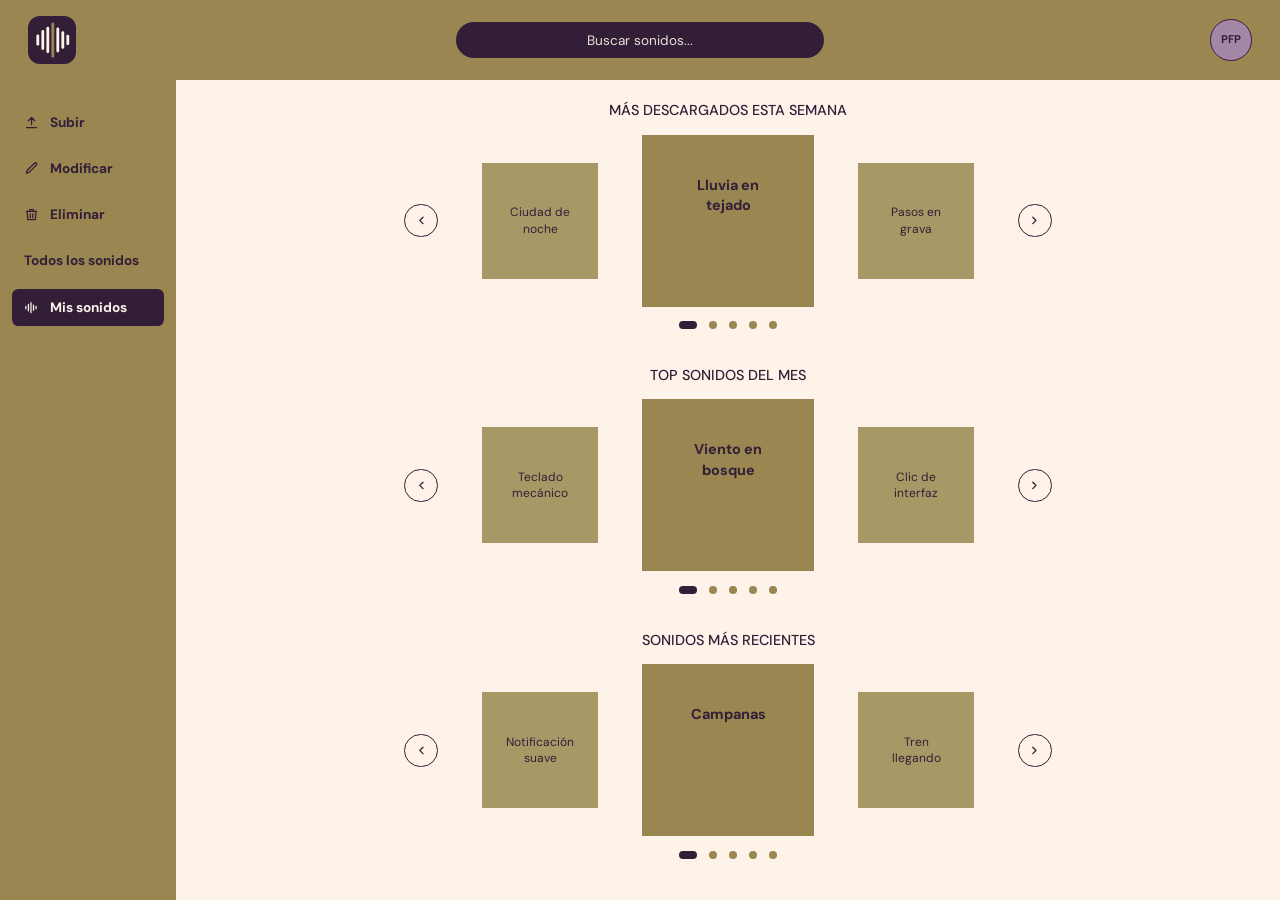
<file: src/html/IndexLogin.html>
<!DOCTYPE html>
<html lang="es">
<head>
  <meta charset="UTF-8">
  <meta name="viewport" content="width=device-width, initial-scale=1">
  <title>Sonidos</title>
  <link href="https://fonts.googleapis.com/css2?family=DM+Sans:wght@400;500;700&display=swap" rel="stylesheet">
  <link rel="stylesheet" href="../style/style.css">
</head>
<body>

  <header class="header">
    <a href="index.html" class="logo" aria-label="Inicio">
        <img src="../img/LogoSonora.svg" alt="LogoSonora">
    </a>

    <div class="buscador">
      <input type="text" placeholder="Buscar sonidos...">
    </div>

    <div class="pfp">PFP</div>
  </header>

  <nav class="sidebar">
    <ul>
      <li>
        <a href="#">
          <svg viewBox="0 0 24 24" fill="none" stroke="currentColor" stroke-width="2" stroke-linecap="round" stroke-linejoin="round"><path d="M12 15V4M7 9l5-5 5 5M4 20h16"/></svg>
          Subir
        </a>
      </li>
      <li>
        <a href="#">
          <svg viewBox="0 0 24 24" fill="none" stroke="currentColor" stroke-width="2" stroke-linecap="round" stroke-linejoin="round"><path d="M16.5 3.5a2.1 2.1 0 0 1 3 3L8 18l-4 1 1-4z"/></svg>
          Modificar
        </a>
      </li>
      <li>
        <a href="#">
          <svg viewBox="0 0 24 24" fill="none" stroke="currentColor" stroke-width="2" stroke-linecap="round" stroke-linejoin="round"><path d="M4 7h16M10 11v6M14 11v6M5 7l1 13h12l1-13M9 7V4h6v3"/></svg>
          Eliminar
        </a>
      </li>
      <li>
        <a href="SonidosLogin.html">Todos los sonidos</a>
      </li>
      <li>
        <a href="#" class="activo">
          <svg viewBox="0 0 24 24" fill="none" stroke="currentColor" stroke-width="2" stroke-linecap="round"><path d="M3 10v4M7 7v10M11 4v16M15 8v8M19 10v4"/></svg>
          Mis sonidos
        </a>
      </li>
    </ul>
  </nav>

  <main class="contenido">
    <section class="carrusel">
      <h2>Más descargados esta semana</h2>
      <div class="carrusel-fila">
        <button class="flecha" aria-label="Anterior">
          <svg viewBox="0 0 24 24" fill="none" stroke="currentColor" stroke-width="2.5" stroke-linecap="round" stroke-linejoin="round"><path d="M15 18l-6-6 6-6"/></svg>
        </button>
        <div class="tarjeta tarjeta-lateral">Ciudad de noche</div>
        <div class="tarjeta tarjeta-central">Lluvia en tejado</div>
        <div class="tarjeta tarjeta-lateral">Pasos en grava</div>
        <button class="flecha" aria-label="Siguiente">
          <svg viewBox="0 0 24 24" fill="none" stroke="currentColor" stroke-width="2.5" stroke-linecap="round" stroke-linejoin="round"><path d="M9 18l6-6-6-6"/></svg>
        </button>
      </div>
      <div class="puntos">
        <span class="activo"></span>
        <span></span>
        <span></span>
        <span></span>
        <span></span>
      </div>
    </section>

    <section class="carrusel">
      <h2>Top sonidos del mes</h2>
      <div class="carrusel-fila">
        <button class="flecha" aria-label="Anterior">
          <svg viewBox="0 0 24 24" fill="none" stroke="currentColor" stroke-width="2.5" stroke-linecap="round" stroke-linejoin="round"><path d="M15 18l-6-6 6-6"/></svg>
        </button>
        <div class="tarjeta tarjeta-lateral">Teclado mecánico</div>
        <div class="tarjeta tarjeta-central">Viento en bosque</div>
        <div class="tarjeta tarjeta-lateral">Clic de interfaz</div>
        <button class="flecha" aria-label="Siguiente">
          <svg viewBox="0 0 24 24" fill="none" stroke="currentColor" stroke-width="2.5" stroke-linecap="round" stroke-linejoin="round"><path d="M9 18l6-6-6-6"/></svg>
        </button>
      </div>
      <div class="puntos">
        <span class="activo"></span>
        <span></span>
        <span></span>
        <span></span>
        <span></span>
      </div>
    </section>

    <section class="carrusel">
      <h2>Sonidos más recientes</h2>
      <div class="carrusel-fila">
        <button class="flecha" aria-label="Anterior">
          <svg viewBox="0 0 24 24" fill="none" stroke="currentColor" stroke-width="2.5" stroke-linecap="round" stroke-linejoin="round"><path d="M15 18l-6-6 6-6"/></svg>
        </button>
        <div class="tarjeta tarjeta-lateral">Notificación suave</div>
        <div class="tarjeta tarjeta-central">Campanas</div>
        <div class="tarjeta tarjeta-lateral">Tren llegando</div>
        <button class="flecha" aria-label="Siguiente">
          <svg viewBox="0 0 24 24" fill="none" stroke="currentColor" stroke-width="2.5" stroke-linecap="round" stroke-linejoin="round"><path d="M9 18l6-6-6-6"/></svg>
        </button>
      </div>
      <div class="puntos">
        <span class="activo"></span>
        <span></span>
        <span></span>
        <span></span>
        <span></span>
      </div>
    </section>
  </main>

</body>
</html>
</file>
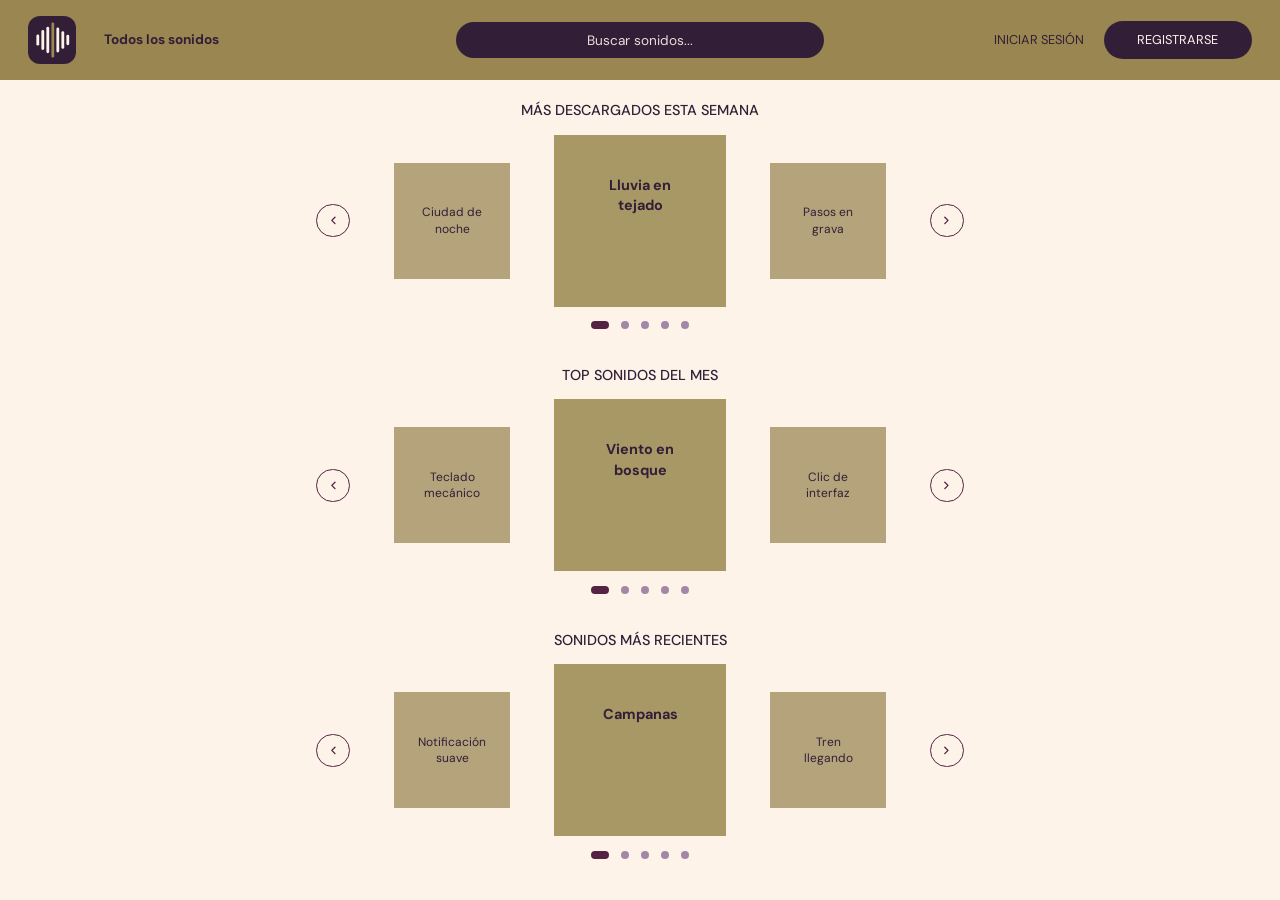
<file: src/html/Invitado.html>
<!DOCTYPE html>
<html lang="es">
<head>
  <meta charset="UTF-8">
  <meta name="viewport" content="width=device-width, initial-scale=1">
  <title>Sonidos</title>
  <link href="https://fonts.googleapis.com/css2?family=DM+Sans:wght@400;500;700&display=swap" rel="stylesheet">
  <link rel="stylesheet" href="../style/style.css">
</head>
<body class="sin-sesion">
  <header class="header">
    <div class="header-izq">
    <a href="index.html" class="logo">
      <img src="../img/LogoSonora.svg" alt="Logo">
    </a>
      <a href="#" class="nav-link">Todos los sonidos</a>
    </div>

    <div class="buscador">
      <input type="text" placeholder="Buscar sonidos...">
    </div>

    <div class="header-der">
      <a href="Login.html" class="login">Iniciar sesión</a>
      <a href="Register.html" class="btn-registro">Registrarse</a>
    </div>
  </header>
  <main class="contenido">
    <section class="carrusel">
      <h2>Más descargados esta semana</h2>
      <div class="carrusel-fila">
        <button class="flecha" aria-label="Anterior">
          <svg viewBox="0 0 24 24" fill="none" stroke="currentColor" stroke-width="2.5" stroke-linecap="round" stroke-linejoin="round"><path d="M15 18l-6-6 6-6"/></svg>
        </button>
        <div class="tarjeta tarjeta-lateral">Ciudad de noche</div>
        <div class="tarjeta tarjeta-central">Lluvia en tejado</div>
        <div class="tarjeta tarjeta-lateral">Pasos en grava</div>
        <button class="flecha" aria-label="Siguiente">
          <svg viewBox="0 0 24 24" fill="none" stroke="currentColor" stroke-width="2.5" stroke-linecap="round" stroke-linejoin="round"><path d="M9 18l6-6-6-6"/></svg>
        </button>
      </div>
      <div class="puntos">
        <span class="activo"></span>
        <span></span>
        <span></span>
        <span></span>
        <span></span>
      </div>
    </section>
    <section class="carrusel">
      <h2>Top sonidos del mes</h2>
      <div class="carrusel-fila">
        <button class="flecha" aria-label="Anterior">
          <svg viewBox="0 0 24 24" fill="none" stroke="currentColor" stroke-width="2.5" stroke-linecap="round" stroke-linejoin="round"><path d="M15 18l-6-6 6-6"/></svg>
        </button>
        <div class="tarjeta tarjeta-lateral">Teclado mecánico</div>
        <div class="tarjeta tarjeta-central">Viento en bosque</div>
        <div class="tarjeta tarjeta-lateral">Clic de interfaz</div>
        <button class="flecha" aria-label="Siguiente">
          <svg viewBox="0 0 24 24" fill="none" stroke="currentColor" stroke-width="2.5" stroke-linecap="round" stroke-linejoin="round"><path d="M9 18l6-6-6-6"/></svg>
        </button>
      </div>
      <div class="puntos">
        <span class="activo"></span>
        <span></span>
        <span></span>
        <span></span>
        <span></span>
      </div>
    </section>
    <section class="carrusel">
      <h2>Sonidos más recientes</h2>
      <div class="carrusel-fila">
        <button class="flecha" aria-label="Anterior">
          <svg viewBox="0 0 24 24" fill="none" stroke="currentColor" stroke-width="2.5" stroke-linecap="round" stroke-linejoin="round"><path d="M15 18l-6-6 6-6"/></svg>
        </button>
        <div class="tarjeta tarjeta-lateral">Notificación suave</div>
        <div class="tarjeta tarjeta-central">Campanas</div>
        <div class="tarjeta tarjeta-lateral">Tren llegando</div>
        <button class="flecha" aria-label="Siguiente">
          <svg viewBox="0 0 24 24" fill="none" stroke="currentColor" stroke-width="2.5" stroke-linecap="round" stroke-linejoin="round"><path d="M9 18l6-6-6-6"/></svg>
        </button>
      </div>
      <div class="puntos">
        <span class="activo"></span>
        <span></span>
        <span></span>
        <span></span>
        <span></span>
      </div>
    </section>
  </main>
</body>
</html>
</file>
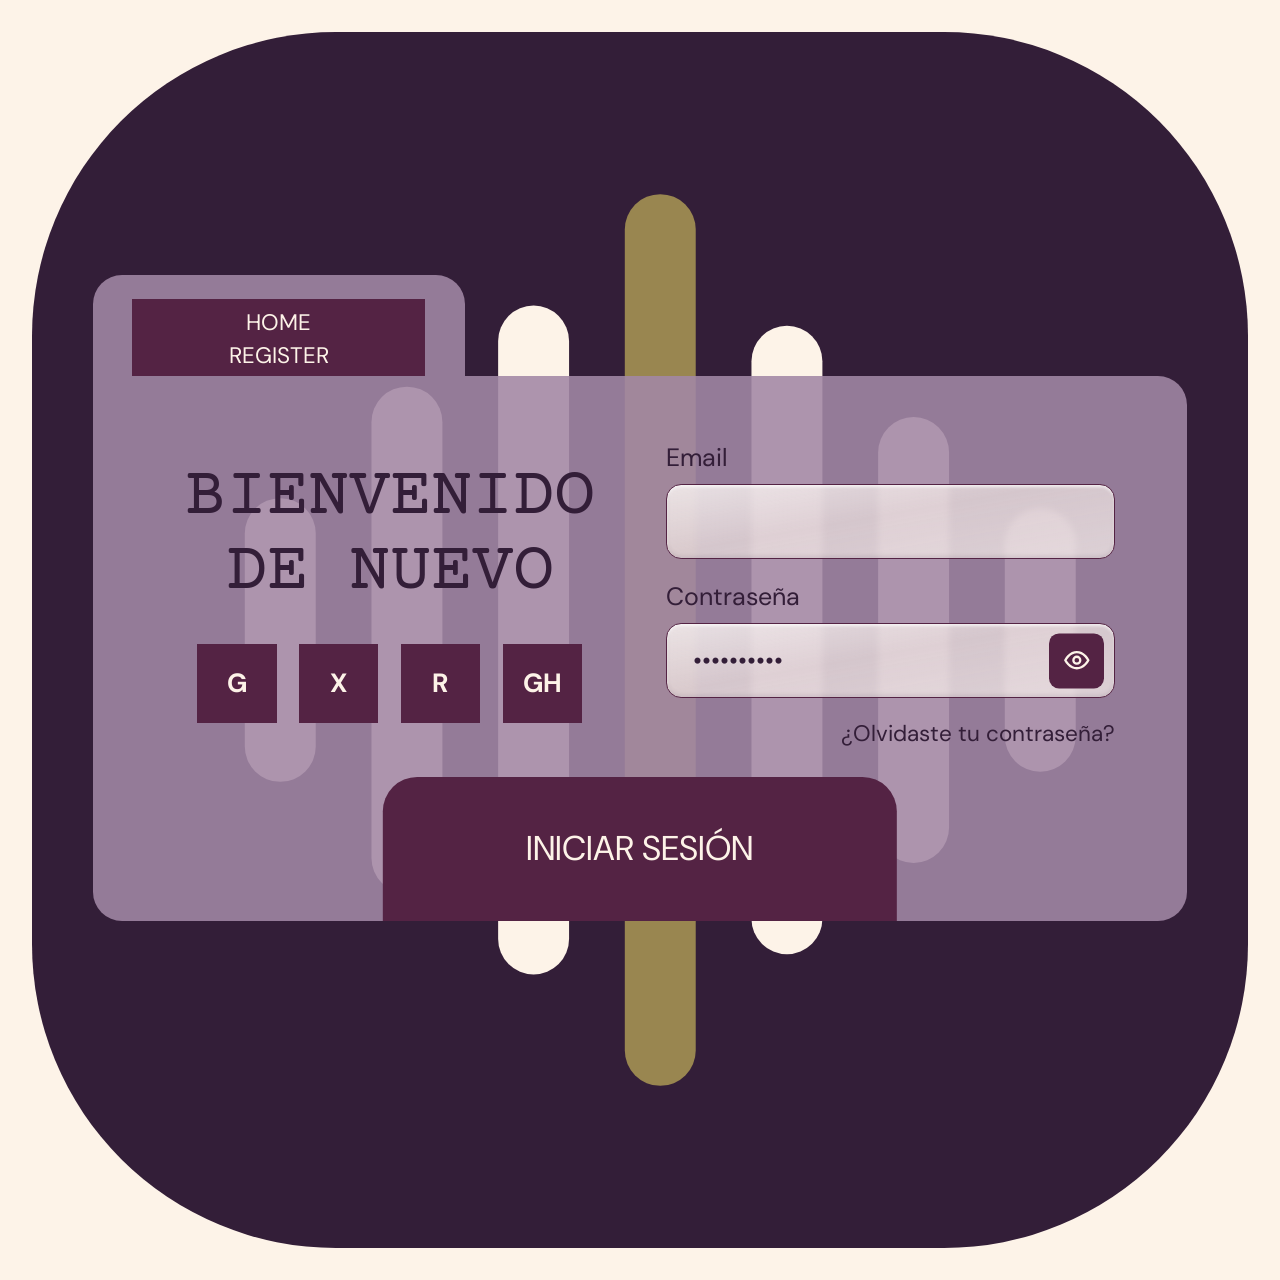
<file: src/html/Login.html>
<!DOCTYPE html>
<html lang="es">
<head>
  <meta charset="UTF-8">
  <meta name="viewport" content="width=device-width, initial-scale=1">
  <title>Iniciar sesión</title>
  <link href="https://fonts.googleapis.com/css2?family=Courier+Prime&family=DM+Sans:wght@400;500;700&display=swap" rel="stylesheet">
  <link rel="stylesheet" href="../style/style.css">
</head>
<body class="pagina-login">
  <main class="login-escena">
    <img src="../img/LogoSonora.svg" alt="LogoSonora" class="login-logo">
    <div class="carpeta">
      <div class="carpeta-pestana">
        <nav class="carpeta-etiqueta">
          <a href="Invitado.html">Home</a>
          <a href="Register.html">Register</a>
        </nav>
      </div>
      <div class="carpeta-cuerpo">
        <div class="login-izq">
          <h1 class="login-titulo">Bienvenido de nuevo</h1>
          <div class="login-redes">
            <a href="#" aria-label="Google">G</a>
            <a href="#" aria-label="X">X</a>
            <a href="#" aria-label="Reddit">R</a>
            <a href="#" aria-label="GitHub">GH</a>
          </div>
        </div>
        <div class="login-der">
          <label class="campo">
            <span>Email</span>
            <input type="email" class="plastico">
          </label>
          <label class="campo">
            <span>Contraseña</span>
            <span class="campo-pass">
              <input type="password" class="plastico" value="contraseña">
              <button type="button" class="btn-ojo" aria-label="Mostrar contraseña">
                <svg viewBox="0 0 24 24" fill="none" stroke="currentColor" stroke-width="2" stroke-linecap="round" stroke-linejoin="round"><path d="M2 12s3.5-7 10-7 10 7 10 7-3.5 7-10 7S2 12 2 12z"/><circle cx="12" cy="12" r="3"/></svg>
              </button>
            </span>
          </label>
          <a href="#" class="olvido">¿Olvidaste tu contraseña?</a>
        </div>
        <a href="IndexLogin.html" class="btn-login">Iniciar sesión</a>
      </div>
    </div>
  </main>
</body>
</html>
</file>
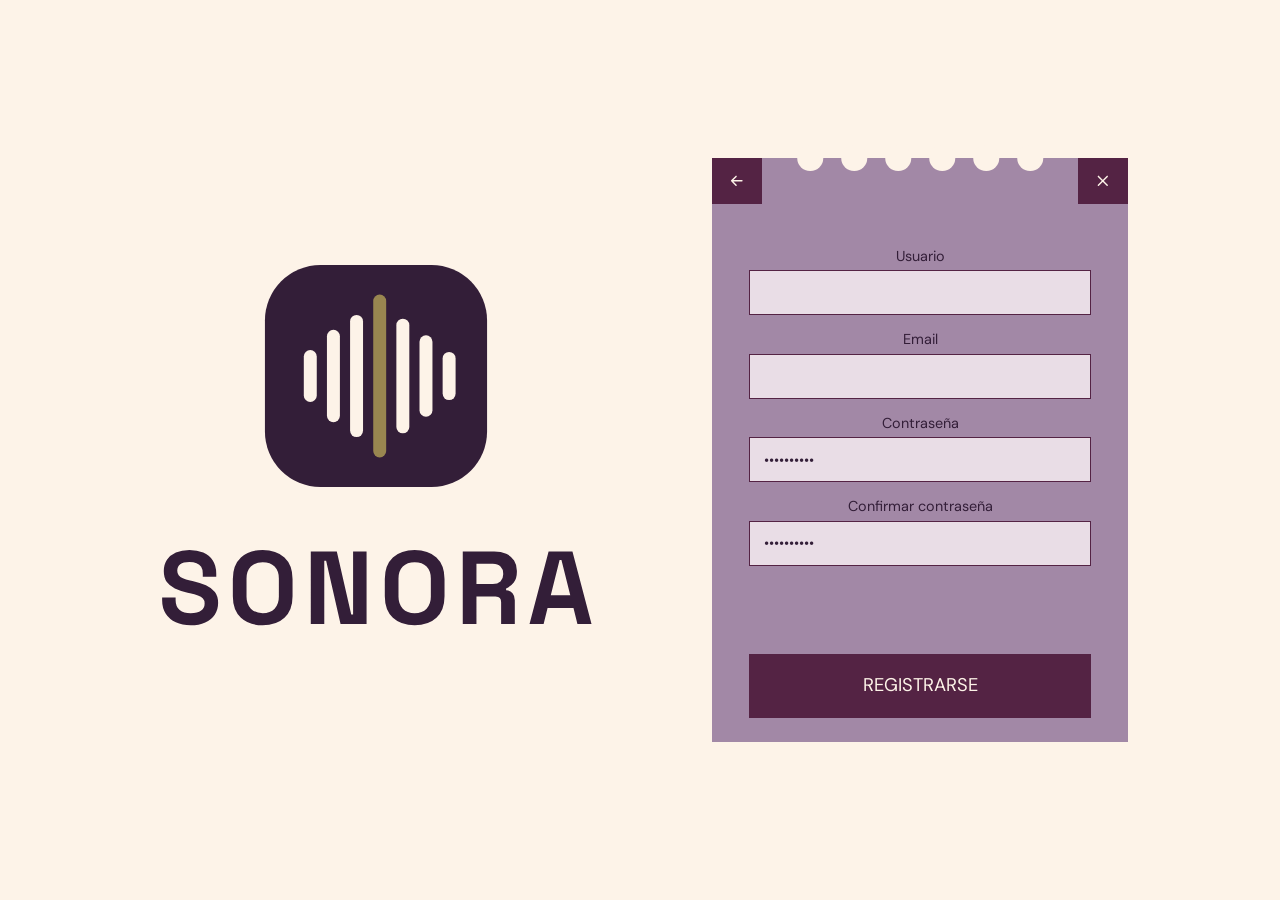
<file: src/html/Register.html>
<!DOCTYPE html>
<html lang="es">
<head>
  <meta charset="UTF-8">
  <meta name="viewport" content="width=device-width, initial-scale=1">
  <title>Registrarse</title>
  <link href="https://fonts.googleapis.com/css2?family=Archivo:wdth,wght@125,700&family=DM+Sans:wght@400;500;700&display=swap" rel="stylesheet">
  <link rel="stylesheet" href="../style/style.css">
</head>
<body class="pagina-registro">

  <main class="registro">
    <div class="registro-marca">
      <img src="../img/LogoSonoraVertical.svg" alt="LogoVerticalSonora" class="registro-logo">
    </div>

    <div class="libreta">
      <div class="libreta-anillas">
        <span></span><span></span><span></span><span></span><span></span><span></span>
      </div>

      <a href="login.html" class="libreta-btn libreta-volver" aria-label="Volver al inicio de sesión">
        <svg viewBox="0 0 24 24" fill="none" stroke="currentColor" stroke-width="2" stroke-linecap="round" stroke-linejoin="round"><path d="M19 12H5M11 6l-6 6 6 6"/></svg>
      </a>
      <a href="Invitado.html" class="libreta-btn libreta-cerrar" aria-label="Cerrar">
        <svg viewBox="0 0 24 24" fill="none" stroke="currentColor" stroke-width="2" stroke-linecap="round"><path d="M6 6l12 12M18 6L6 18"/></svg>
      </a>

      <div class="libreta-campos">
        <label class="campo-libreta">
          <span>Usuario</span>
          <input type="text">
        </label>
        <label class="campo-libreta">
          <span>Email</span>
          <input type="email">
        </label>
        <label class="campo-libreta">
          <span>Contraseña</span>
          <input type="password" value="contraseña">
        </label>
        <label class="campo-libreta">
          <span>Confirmar contraseña</span>
          <input type="password" value="contraseña">
        </label>
      </div>

      <a href="index.html" class="btn-registrar">Registrarse</a>
    </div>
  </main>

</body>
</html>
</file>
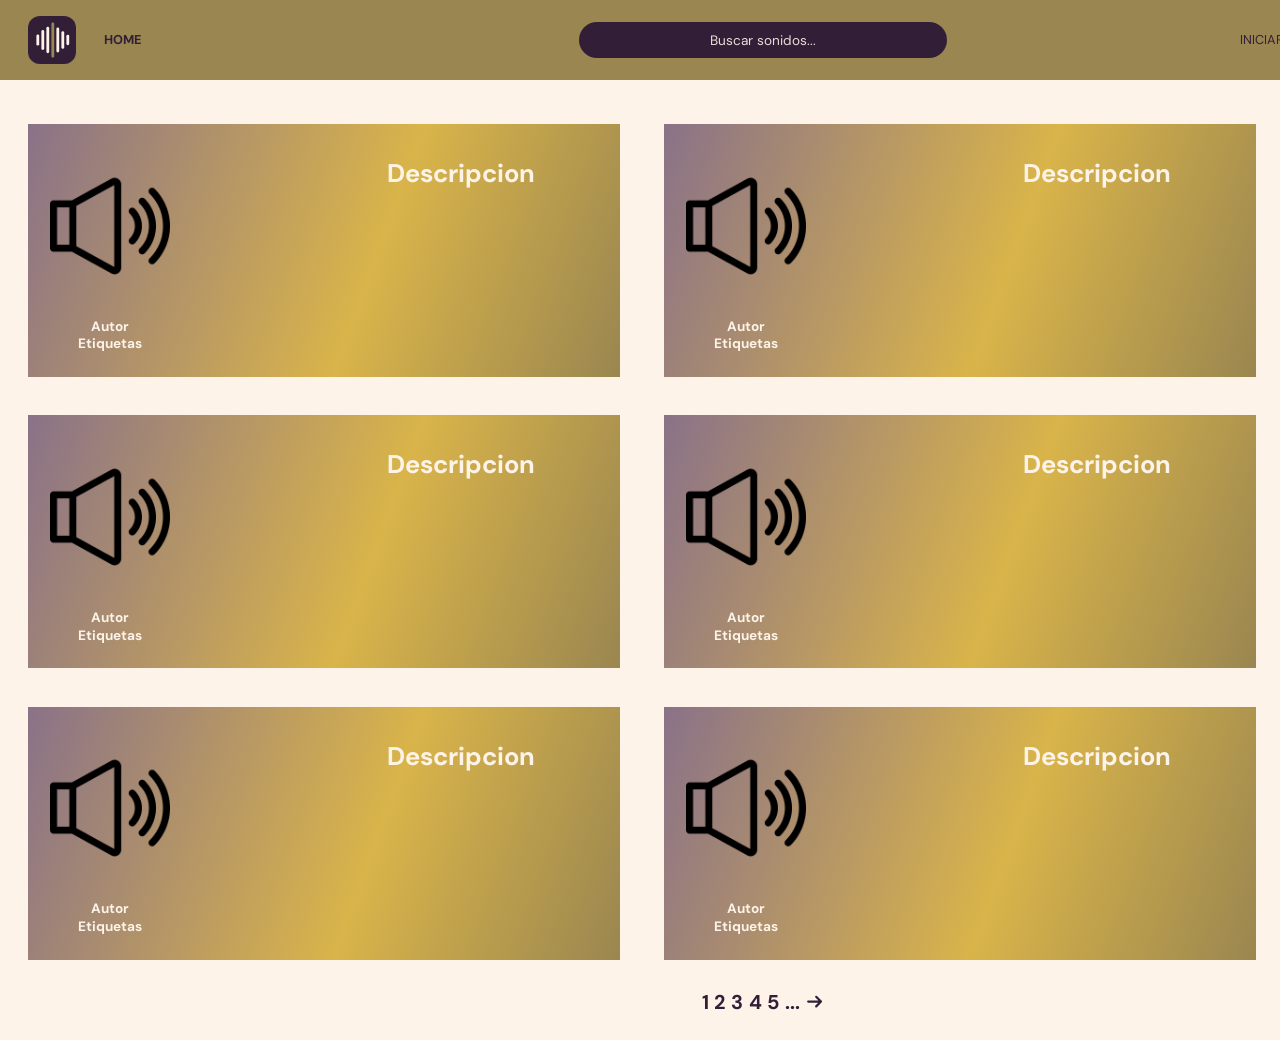
<file: src/html/SonidosInvitado.html>
<!DOCTYPE html>
<html lang="es">
<head>
  <meta charset="UTF-8">
  <meta name="viewport" content="width=device-width, initial-scale=1">
  <title>Todos los sonidos</title>
  <link href="https://fonts.googleapis.com/css2?family=DM+Sans:wght@400;500;700&display=swap" rel="stylesheet">
  <link rel="stylesheet" href="../style/style.css">
</head>
<body class="sin-sesion">

  <header class="header">
    <div class="header-izq">
      <a href="Invitado.html" class="logo">
        <img src="../img/LogoSonora.svg" alt="Logo">
      </a>
      <a href="Invitado.html" class="nav-link nav-link-home">Home</a>
    </div>

    <div class="buscador">
      <input type="text" placeholder="Buscar sonidos...">
    </div>

    <div class="header-der">
      <a href="Login.html" class="login">Iniciar sesión</a>
      <a href="Register.html" class="btn-registro">Registrarse</a>
    </div>
  </header>

  <main class="sonidos">
    <div class="sonidos-grid">
      <a href="#" class="tarjeta-sonido">
        <div class="tarjeta-sonido-info">
          <img src="../img/Sonido.png" alt="Imagen de sonido" class="tarjeta-sonido-imagen">
          <span class="tarjeta-sonido-meta">Autor<br>Etiquetas</span>
        </div>
        <h2 class="tarjeta-sonido-desc">Descripcion</h2>
      </a>
      <a href="#" class="tarjeta-sonido">
        <div class="tarjeta-sonido-info">
          <img src="../img/Sonido.png" alt="Imagen de sonido" class="tarjeta-sonido-imagen">
          <span class="tarjeta-sonido-meta">Autor<br>Etiquetas</span>
        </div>
        <h2 class="tarjeta-sonido-desc">Descripcion</h2>
      </a>
      <a href="#" class="tarjeta-sonido">
        <div class="tarjeta-sonido-info">
          <img src="../img/Sonido.png" alt="Imagen de sonido" class="tarjeta-sonido-imagen">
          <span class="tarjeta-sonido-meta">Autor<br>Etiquetas</span>
        </div>
        <h2 class="tarjeta-sonido-desc">Descripcion</h2>
      </a>
      <a href="#" class="tarjeta-sonido">
        <div class="tarjeta-sonido-info">
          <img src="../img/Sonido.png" alt="Imagen de sonido" class="tarjeta-sonido-imagen">
          <span class="tarjeta-sonido-meta">Autor<br>Etiquetas</span>
        </div>
        <h2 class="tarjeta-sonido-desc">Descripcion</h2>
      </a>
      <a href="#" class="tarjeta-sonido">
        <div class="tarjeta-sonido-info">
          <img src="../img/Sonido.png" alt="Imagen de sonido" class="tarjeta-sonido-imagen">
          <span class="tarjeta-sonido-meta">Autor<br>Etiquetas</span>
        </div>
        <h2 class="tarjeta-sonido-desc">Descripcion</h2>
      </a>
      <a href="#" class="tarjeta-sonido">
        <div class="tarjeta-sonido-info">
          <img src="../img/Sonido.png" alt="Imagen de sonido" class="tarjeta-sonido-imagen">
          <span class="tarjeta-sonido-meta">Autor<br>Etiquetas</span>
        </div>
        <h2 class="tarjeta-sonido-desc">Descripcion</h2>
      </a>
      <a href="#" class="tarjeta-sonido">
        <div class="tarjeta-sonido-info">
          <img src="../img/Sonido.png" alt="Imagen de sonido" class="tarjeta-sonido-imagen">
          <span class="tarjeta-sonido-meta">Autor<br>Etiquetas</span>
        </div>
        <h2 class="tarjeta-sonido-desc">Descripcion</h2>
      </a>
      <a href="#" class="tarjeta-sonido">
        <div class="tarjeta-sonido-info">
          <img src="../img/Sonido.png" alt="Imagen de sonido" class="tarjeta-sonido-imagen">
          <span class="tarjeta-sonido-meta">Autor<br>Etiquetas</span>
        </div>
        <h2 class="tarjeta-sonido-desc">Descripcion</h2>
      </a>
      <a href="#" class="tarjeta-sonido">
        <div class="tarjeta-sonido-info">
          <img src="../img/Sonido.png" alt="Imagen de sonido" class="tarjeta-sonido-imagen">
          <span class="tarjeta-sonido-meta">Autor<br>Etiquetas</span>
        </div>
        <h2 class="tarjeta-sonido-desc">Descripcion</h2>
      </a>
    </div>

    <nav class="paginacion" aria-label="Paginación">
      <a href="#" class="activa">1</a>
      <a href="#">2</a>
      <a href="#">3</a>
      <a href="#">4</a>
      <a href="#">5</a>
      <span>...</span>
      <a href="#" aria-label="Página siguiente">
        <svg viewBox="0 0 24 24" fill="none" stroke="currentColor" stroke-width="2.75" stroke-linecap="round" stroke-linejoin="round"><path d="M4 12h16M14 6l6 6-6 6"/></svg>
      </a>
    </nav>
  </main>

</body>
</html>
</file>
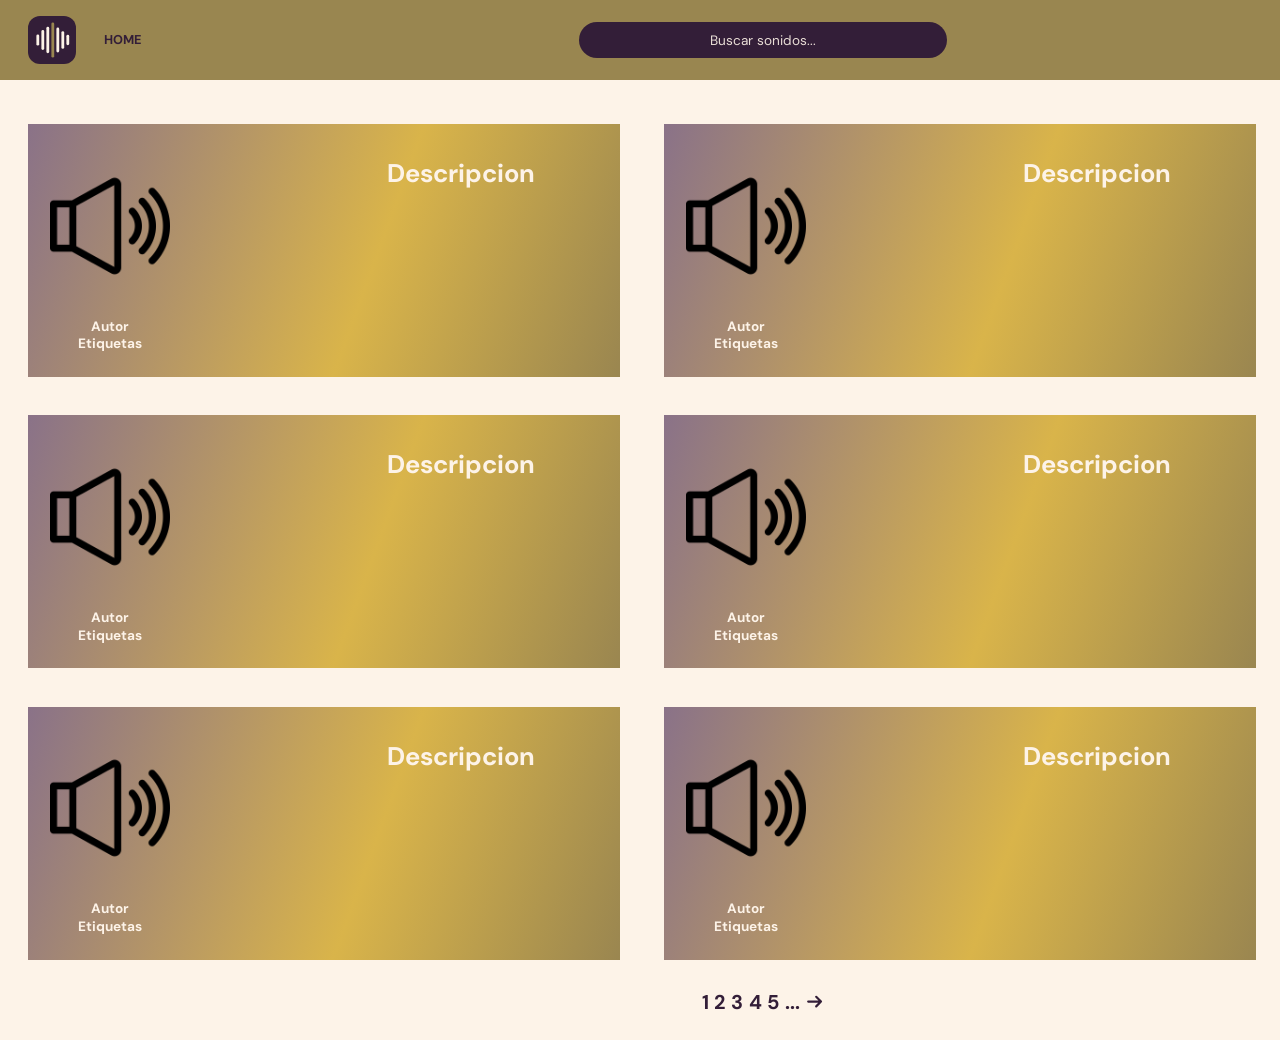
<file: src/html/SonidosLogin.html>
<!DOCTYPE html>
<html lang="es">
<head>
  <meta charset="UTF-8">
  <meta name="viewport" content="width=device-width, initial-scale=1">
  <title>Todos los sonidos</title>
  <link href="https://fonts.googleapis.com/css2?family=DM+Sans:wght@400;500;700&display=swap" rel="stylesheet">
  <link rel="stylesheet" href="../style/style.css">
</head>
<body class="sin-sesion">

  <header class="header">
    <div class="header-izq">
      <a href="IndexLogin.html" class="logo">
        <img src="../img/LogoSonora.svg" alt="Logo">
      </a>
      <a href="IndexLogin.html" class="nav-link nav-link-home">Home</a>
    </div>

    <div class="buscador">
      <input type="text" placeholder="Buscar sonidos...">
    </div>

    <div class="pfp">PFP</div>
  </header>

  <main class="sonidos">
    <div class="sonidos-grid">
      <a href="#" class="tarjeta-sonido">
        <div class="tarjeta-sonido-info">
          <img src="../img/Sonido.png" alt="Imagen de sonido" class="tarjeta-sonido-imagen">
          <span class="tarjeta-sonido-meta">Autor<br>Etiquetas</span>
        </div>
        <h2 class="tarjeta-sonido-desc">Descripcion</h2>
      </a>
      <a href="#" class="tarjeta-sonido">
        <div class="tarjeta-sonido-info">
          <img src="../img/Sonido.png" alt="Imagen de sonido" class="tarjeta-sonido-imagen">
          <span class="tarjeta-sonido-meta">Autor<br>Etiquetas</span>
        </div>
        <h2 class="tarjeta-sonido-desc">Descripcion</h2>
      </a>
      <a href="#" class="tarjeta-sonido">
        <div class="tarjeta-sonido-info">
          <img src="../img/Sonido.png" alt="Imagen de sonido" class="tarjeta-sonido-imagen">
          <span class="tarjeta-sonido-meta">Autor<br>Etiquetas</span>
        </div>
        <h2 class="tarjeta-sonido-desc">Descripcion</h2>
      </a>
      <a href="#" class="tarjeta-sonido">
        <div class="tarjeta-sonido-info">
          <img src="../img/Sonido.png" alt="Imagen de sonido" class="tarjeta-sonido-imagen">
          <span class="tarjeta-sonido-meta">Autor<br>Etiquetas</span>
        </div>
        <h2 class="tarjeta-sonido-desc">Descripcion</h2>
      </a>
      <a href="#" class="tarjeta-sonido">
        <div class="tarjeta-sonido-info">
          <img src="../img/Sonido.png" alt="Imagen de sonido" class="tarjeta-sonido-imagen">
          <span class="tarjeta-sonido-meta">Autor<br>Etiquetas</span>
        </div>
        <h2 class="tarjeta-sonido-desc">Descripcion</h2>
      </a>
      <a href="#" class="tarjeta-sonido">
        <div class="tarjeta-sonido-info">
          <img src="../img/Sonido.png" alt="Imagen de sonido" class="tarjeta-sonido-imagen">
          <span class="tarjeta-sonido-meta">Autor<br>Etiquetas</span>
        </div>
        <h2 class="tarjeta-sonido-desc">Descripcion</h2>
      </a>
      <a href="#" class="tarjeta-sonido">
        <div class="tarjeta-sonido-info">
          <img src="../img/Sonido.png" alt="Imagen de sonido" class="tarjeta-sonido-imagen">
          <span class="tarjeta-sonido-meta">Autor<br>Etiquetas</span>
        </div>
        <h2 class="tarjeta-sonido-desc">Descripcion</h2>
      </a>
      <a href="#" class="tarjeta-sonido">
        <div class="tarjeta-sonido-info">
          <img src="../img/Sonido.png" alt="Imagen de sonido" class="tarjeta-sonido-imagen">
          <span class="tarjeta-sonido-meta">Autor<br>Etiquetas</span>
        </div>
        <h2 class="tarjeta-sonido-desc">Descripcion</h2>
      </a>
      <a href="#" class="tarjeta-sonido">
        <div class="tarjeta-sonido-info">
          <img src="../img/Sonido.png" alt="Imagen de sonido" class="tarjeta-sonido-imagen">
          <span class="tarjeta-sonido-meta">Autor<br>Etiquetas</span>
        </div>
        <h2 class="tarjeta-sonido-desc">Descripcion</h2>
      </a>
    </div>

    <nav class="paginacion" aria-label="Paginación">
      <a href="#" class="activa">1</a>
      <a href="#">2</a>
      <a href="#">3</a>
      <a href="#">4</a>
      <a href="#">5</a>
      <span>...</span>
      <a href="#" aria-label="Página siguiente">
        <svg viewBox="0 0 24 24" fill="none" stroke="currentColor" stroke-width="2.75" stroke-linecap="round" stroke-linejoin="round"><path d="M4 12h16M14 6l6 6-6 6"/></svg>
      </a>
    </nav>
  </main>

</body>
</html>
</file>
<file: src/style/style.css>
:root {
  --linen: #FDF3E8;
  --camel: #998650;
  --camel-claro: #A89866;
  --dusty-mauve: #A288A6;
  --blackberry: #542344;
  --midnight: #331E38;

  --alto-header: 5rem;
  --ancho-sidebar: 11rem;
}

*,
*::before,
*::after {
  margin: 0;
  padding: 0;
  box-sizing: border-box;
}

img,
svg {
  display: block;
  max-width: 100%;
}

a {
  color: inherit;
  text-decoration: none;
}

button {
  font: inherit;
  cursor: pointer;
}

body {
  font-family: 'DM Sans', sans-serif;
  line-height: 1.4;
  color: var(--midnight);
  background-color: var(--camel);
  min-height: 100vh;
  min-height: 100dvh;
  display: grid;
  grid-template-columns: var(--ancho-sidebar) 1fr;
  grid-template-rows: var(--alto-header) 1fr;
  grid-template-areas:
    "header header"
    "sidebar main";
}

.header {
  grid-area: header;
  display: grid;
  grid-template-columns: 1fr auto 1fr;
  align-items: center;
  padding: 0 1.75rem;
  background-color: var(--camel);
}

.logo {
  justify-self: start;
}

.logo img {
  height: 3rem;
  width: auto;
}

.buscador {
  display: flex;
  align-items: center;
  width: 23rem;
  max-width: 100%;
  padding: 0.6rem 1.5rem;
  background-color: var(--midnight);
  border-radius: 999px;
}

.buscador input {
  width: 100%;
  border: none;
  outline: none;
  background: transparent;
  color: var(--linen);
  font-family: inherit;
  font-size: 0.85rem;
  text-align: center;
}

.buscador input::placeholder {
  color: var(--linen);
  opacity: 0.9;
}

.pfp {
  justify-self: end;
  display: flex;
  align-items: center;
  justify-content: center;
  width: 2.6rem;
  height: 2.6rem;
  border-radius: 50%;
  background-color: var(--dusty-mauve);
  border: 1.5px solid var(--midnight);
  color: var(--midnight);
  font-size: 0.7rem;
  font-weight: 700;
  flex-shrink: 0;
}

.sidebar {
  grid-area: sidebar;
  padding: 1.5rem 0.75rem;
  background-color: var(--camel);
}

.sidebar ul {
  list-style: none;
  display: flex;
  flex-direction: column;
  gap: 0.6rem;
}

.sidebar a {
  display: flex;
  align-items: center;
  gap: 0.7rem;
  padding: 0.55rem 0.75rem;
  border-radius: 0.4rem;
  font-size: 0.85rem;
  font-weight: 700;
}

.sidebar a svg {
  width: 0.95rem;
  height: 0.95rem;
  flex-shrink: 0;
}

.sidebar a.activo {
  background-color: var(--midnight);
  color: var(--linen);
}

.contenido {
  grid-area: main;
  background-color: var(--linen);
  padding: 1.25rem 2rem 2.5rem;
  display: flex;
  flex-direction: column;
  align-items: center;
  gap: 2.25rem;
}

.carrusel {
  display: flex;
  flex-direction: column;
  align-items: center;
  gap: 0.9rem;
}

.carrusel h2 {
  font-size: 0.9rem;
  font-weight: 500;
  text-transform: uppercase;
}

.carrusel-fila {
  display: flex;
  align-items: center;
  gap: 2.75rem;
}

.flecha {
  display: flex;
  align-items: center;
  justify-content: center;
  width: 2.1rem;
  height: 2.1rem;
  border-radius: 50%;
  border: 1.2px solid var(--midnight);
  background: transparent;
  color: var(--midnight);
  flex-shrink: 0;
}

.flecha svg {
  width: 0.8rem;
  height: 0.8rem;
}

.tarjeta {
  display: flex;
  justify-content: center;
  text-align: center;
  flex-shrink: 0;
}

.tarjeta-lateral {
  align-items: center;
  width: 7.25rem;
  height: 7.25rem;
  padding: 0.75rem 1.6rem;
  background-color: var(--camel-claro);
  font-size: 0.75rem;
}

.tarjeta-central {
  align-items: flex-start;
  width: 10.75rem;
  height: 10.75rem;
  padding: 2.5rem 3rem 1rem;
  background-color: var(--camel);
  font-size: 0.9rem;
  font-weight: 700;
}

.puntos {
  display: flex;
  align-items: center;
  gap: 0.75rem;
}

.puntos span {
  width: 0.5rem;
  height: 0.5rem;
  border-radius: 999px;
  background-color: var(--camel);
}

.puntos span.activo {
  width: 1.15rem;
  background-color: var(--midnight);
}

.header-izq {
  display: flex;
  align-items: center;
  gap: 1.75rem;
}

.nav-link {
  font-size: 0.85rem;
  font-weight: 700;
}

.header-der {
  justify-self: end;
  display: flex;
  align-items: center;
  gap: 1.25rem;
}

.login {
  font-size: 0.8rem;
  text-transform: uppercase;
}

.btn-registro {
  padding: 0.65rem 2.1rem;
  border-radius: 999px;
  background-color: var(--midnight);
  color: var(--linen);
  font-size: 0.8rem;
  text-transform: uppercase;
}

.sin-sesion {
  grid-template-columns: 1fr;
  grid-template-areas:
    "header"
    "main";
}

.sin-sesion .tarjeta-lateral {
  background-color: #B4A37B;
}

.sin-sesion .tarjeta-central {
  background-color: var(--camel-claro);
}

.sin-sesion .flecha {
  border-color: var(--blackberry);
  color: var(--blackberry);
}

.sin-sesion .puntos span {
  background-color: var(--dusty-mauve);
}

.sin-sesion .puntos span.activo {
  background-color: var(--blackberry);
}

.pagina-login {
  display: flex;
  align-items: center;
  justify-content: center;
  padding: 2rem 1rem;
  background-color: var(--linen);
}

.login-escena {
  position: relative;
  width: min(90rem, 95vw);
  container-type: inline-size;
}

.login-logo {
  width: 100%;
  height: auto;
}

.carpeta {
  position: absolute;
  top: 20%;
  left: 5%;
  width: 90%;
  font-size: 2.174cqw;
}

.carpeta-pestana {
  width: 34%;
  padding: 0.9em 1.5em 0;
  background-color: rgba(162, 136, 166, 0.88);
  border-radius: 1.1em 1.1em 0 0;
}

.carpeta-etiqueta {
  display: flex;
  flex-direction: column;
  align-items: center;
  padding: 0.3em 0 0.15em;
  background-color: var(--blackberry);
  color: var(--linen);
  font-size: 0.85em;
  line-height: 1.5;
  text-transform: uppercase;
}

.carpeta-cuerpo {
  position: relative;
  display: grid;
  grid-template-columns: 1fr 1fr;
  align-items: start;
  gap: 2em;
  padding: 2.4em 2.75em 6.5em;
  background-color: rgba(162, 136, 166, 0.88);
  border-radius: 0 1.1em 1.1em 1.1em;
}

.login-izq {
  display: flex;
  flex-direction: column;
  align-items: center;
  gap: 1.25em;
  padding-top: 0.75em;
}

.login-titulo {
  font-family: 'Courier Prime', monospace;
  font-weight: 400;
  font-size: 2.6em;
  line-height: 1.1;
  text-align: center;
  text-transform: uppercase;
  color: var(--midnight);
}

.login-redes {
  display: flex;
  gap: 0.85em;
}

.login-redes a {
  display: flex;
  align-items: center;
  justify-content: center;
  width: 3em;
  height: 3em;
  background-color: var(--blackberry);
  color: var(--linen);
  font-weight: 700;
}

.login-der {
  display: flex;
  flex-direction: column;
  gap: 0.75em;
}

.campo {
  display: flex;
  flex-direction: column;
  gap: 0.35em;
  font-size: 0.95em;
  color: var(--midnight);
}

.plastico {
  width: 100%;
  height: 3em;
  padding: 0 1em;
  border: 1.5px solid var(--blackberry);
  border-radius: 0.6em;
  font-family: inherit;
  font-size: 1em;
  color: var(--midnight);
  outline: none;
  background:
    linear-gradient(170deg, rgba(255, 255, 255, 0.55) 0%, rgba(255, 255, 255, 0.15) 45%, rgba(255, 255, 255, 0.3) 100%),
    rgba(253, 243, 232, 0.55);
  box-shadow:
    inset 0 2px 3px rgba(255, 255, 255, 0.7),
    inset 0 -2px 4px rgba(51, 30, 56, 0.12);
  backdrop-filter: blur(3px);
}

.plastico:focus {
  border-color: var(--midnight);
}

.campo-pass {
  position: relative;
}

.campo-pass .plastico {
  padding-right: 3.25em;
}

.btn-ojo {
  position: absolute;
  top: 50%;
  right: 0.4em;
  transform: translateY(-50%);
  display: flex;
  align-items: center;
  justify-content: center;
  width: 2.2em;
  height: 2.2em;
  border: none;
  border-radius: 0.4em;
  background-color: var(--blackberry);
  color: var(--linen);
}

.btn-ojo svg {
  width: 1.1em;
  height: 1.1em;
}

.olvido {
  align-self: flex-end;
  font-size: 0.85em;
  color: var(--midnight);
}

.btn-login {
  position: absolute;
  bottom: 0;
  left: 50%;
  transform: translateX(-50%);
  width: 47%;
  padding: 1.4em 1em;
  border-radius: 1em 1em 0 0;
  background-color: var(--blackberry);
  color: var(--linen);
  font-size: 1.3em;
  text-align: center;
  text-transform: uppercase;
}

.pagina-registro {
  display: flex;
  align-items: center;
  justify-content: center;
  padding: 2rem 1rem;
  background-color: var(--linen);
}

.registro {
  display: grid;
  grid-template-columns: auto auto;
  align-items: center;
  gap: 7em;
  font-size: max(1rem, 1.13vw);
}

.registro-marca {
  display: flex;
  flex-direction: column;
  align-items: center;
  gap: 5em;
}

.registro-logo {
  width: 28em;
  height: auto;
}

.registro-nombre {
  font-family: 'Archivo', 'DM Sans', sans-serif;
  font-stretch: 125%;
  font-weight: 700;
  font-size: 10.5em;
  line-height: 1;
  letter-spacing: 0.08em;
  text-transform: uppercase;
  color: var(--midnight);
}

.libreta {
  position: relative;
  display: flex;
  flex-direction: column;
  width: 26em;
  min-height: 36.5em;
  padding: 5.5em 2.3em 1.5em;
  background-color: var(--dusty-mauve);
}

.libreta-anillas {
  position: absolute;
  top: -0.8em;
  left: 50%;
  transform: translateX(-50%);
  display: flex;
  gap: 1.15em;
}

.libreta-anillas span {
  width: 1.6em;
  height: 1.6em;
  border-radius: 50%;
  background-color: var(--linen);
}

.libreta-btn {
  position: absolute;
  top: 0;
  display: flex;
  align-items: center;
  justify-content: center;
  width: 3.1em;
  height: 2.9em;
  background-color: var(--blackberry);
  color: var(--linen);
}

.libreta-btn svg {
  width: 1.1em;
  height: 1.1em;
}

.libreta-volver {
  left: 0;
}

.libreta-cerrar {
  right: 0;
}

.libreta-campos {
  display: flex;
  flex-direction: column;
  gap: 0.9em;
}

.campo-libreta {
  display: flex;
  flex-direction: column;
  align-items: center;
  gap: 0.3em;
  font-size: 0.9em;
  color: var(--midnight);
}

.campo-libreta input {
  width: 100%;
  height: 3.1em;
  padding: 0 1em;
  border: 1.5px solid var(--blackberry);
  background-color: #E9DDE6;
  font-family: inherit;
  font-size: 1em;
  color: var(--midnight);
  outline: none;
}

.campo-libreta input:focus {
  border-color: var(--midnight);
  border-width: 2px;
}

.btn-registrar {
  margin-top: auto;
  padding: 1.05em;
  background-color: var(--blackberry);
  color: var(--linen);
  font-size: 1.15em;
  text-align: center;
  text-transform: uppercase;
}

.nav-link-home {
  font-size: 0.8rem;
  text-transform: uppercase;
}

.sonidos {
  grid-area: main;
  background-color: var(--linen);
  padding: 2.75rem 1.75rem 1.5rem;
  display: flex;
  flex-direction: column;
  align-items: center;
  gap: 1.75rem;
}

.sonidos-grid {
  width: 100%;
  display: grid;
  grid-template-columns: repeat(3, 1fr);
  column-gap: 2.75rem;
  row-gap: 2.4rem;
}

.tarjeta-sonido {
  aspect-ratio: 2.34;
  display: grid;
  grid-template-columns: 1fr 1fr;
  align-items: start;
  padding: 2.6rem 1.4rem 1.5rem;
  background: linear-gradient(110deg, #8A7288 0%, #D9B44A 58%, #9A8650 100%);
  color: var(--linen);
}

.tarjeta-sonido-info {
  display: flex;
  flex-direction: column;
  align-items: center;
  gap: 2rem;
  justify-self: start;
}

.tarjeta-sonido-imagen {
  width: 7.5rem;
  height: auto;
}

.tarjeta-sonido-meta {
  font-size: 0.85rem;
  font-weight: 700;
  line-height: 1.3;
  text-align: center;
}

.tarjeta-sonido-desc {
  justify-self: center;
  margin-top: -0.6rem;
  font-size: 1.6rem;
  font-weight: 700;
}

.paginacion {
  display: flex;
  align-items: center;
  gap: 0.35rem;
  font-size: 1.25rem;
  font-weight: 700;
  color: var(--midnight);
}

.paginacion svg {
  width: 1.2rem;
  height: 1.2rem;
}

@media (max-width: 1100px) {
  .sonidos-grid {
    grid-template-columns: repeat(2, 1fr);
  }
}

@media (max-width: 800px) {
  body {
    grid-template-columns: 1fr;
    grid-template-rows: var(--alto-header) auto 1fr;
    grid-template-areas:
      "header"
      "sidebar"
      "main";
  }

  .header {
    gap: 1rem;
    padding: 0 1rem;
  }

  .sidebar {
    padding: 0.5rem 1rem 1rem;
    overflow-x: auto;
  }

  .sidebar ul {
    flex-direction: row;
  }

  .sidebar a {
    white-space: nowrap;
  }

  .carrusel-fila {
    gap: 1rem;
  }

  .tarjeta-lateral {
    display: none;
  }

  .sin-sesion {
    grid-template-rows: var(--alto-header) 1fr;
  }

  .nav-link,
  .login {
    display: none;
  }

  .btn-registro {
    padding: 0.6rem 1.1rem;
  }

  .login-escena {
    width: 100%;
  }

  .login-logo {
    display: none;
  }

  .carpeta {
    position: static;
    width: 100%;
    font-size: 1rem;
  }

  .carpeta-pestana {
    width: 60%;
  }

  .carpeta-cuerpo {
    grid-template-columns: 1fr;
    padding: 2rem 1.5rem 6rem;
  }

  .login-titulo {
    font-size: 2rem;
  }

  .btn-login {
    width: 80%;
  }

  .registro {
    grid-template-columns: 1fr;
    gap: 3rem;
    justify-items: center;
  }

  .registro-marca {
    gap: 1.5rem;
  }

  .registro-logo {
    width: 11rem;
  }

  .registro-nombre {
    font-size: 3.5rem;
  }

  .libreta {
    width: min(26em, 100%);
    min-height: 0;
  }

  .btn-registrar {
    margin-top: 3rem;
  }

  .sonidos {
    padding: 1.5rem 1rem;
  }

  .sonidos-grid {
    grid-template-columns: 1fr;
    row-gap: 1.5rem;
  }

  .header .pfp {
    width: 2.25rem;
    height: 2.25rem;
  }
}
</file>
